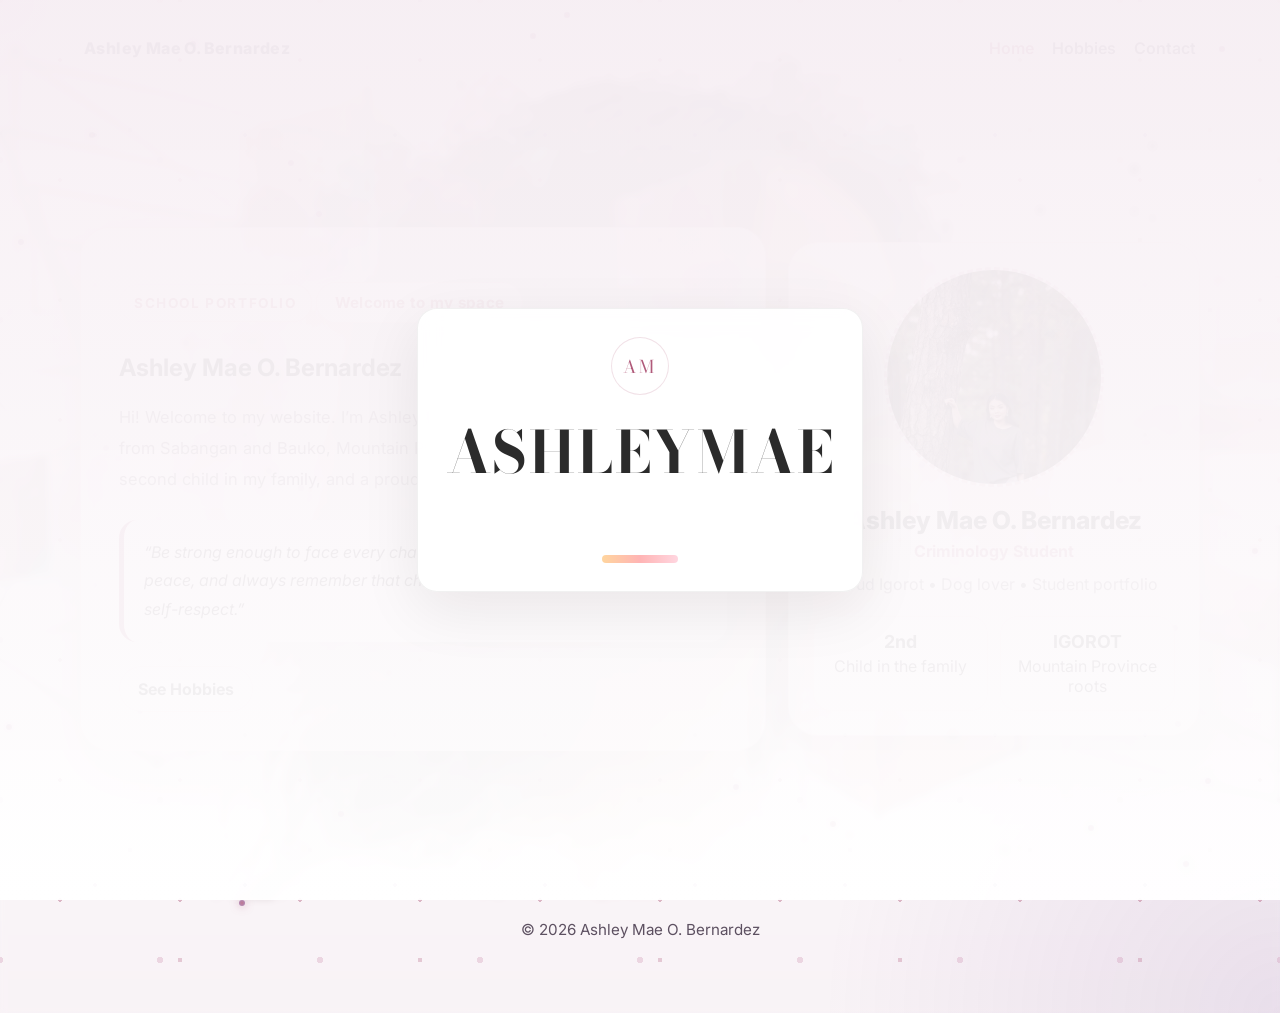
<file: index.html>
<!DOCTYPE html>
<html lang="en">

<head>
    <meta charset="UTF-8" />
    <meta name="viewport" content="width=device-width, initial-scale=1.0" />
    <title>Ashley Mae O. Bernardez | Home</title>
    <link rel="stylesheet" href="style.css" />
    <link href="https://fonts.googleapis.com/css2?family=Bodoni+Moda:wght@400;700&display=swap" rel="stylesheet">
</head>

<body>
    <div id="intro-overlay" aria-hidden="true">
        <div class="intro-content">
            <div class="intro-mark" aria-hidden="true"><div class="mark-text">AM</div></div>
            <div class="intro-logo">ASHLEY MAE</div>
            <div class="intro-sub">Proud Igorot • Criminology Student</div>
            <div class="intro-accent"></div>
        </div>
    </div>
    <div class="backdrop">
        <div class="container">
            <header class="nav">
                <div class="brand">Ashley Mae O. Bernardez</div>
                <div class="nav-links">
                    <a class="active" href="index.html">Home</a>
                    <a href="hobbies.html">Hobbies</a>
                    <a href="contact.html">Contact</a>
                </div>
            </header>

            <main class="hero">
                <section class="panel hero-main">
                    <div class="eyebrow">School Portfolio</div>
                    <div class="intro-veil" aria-hidden="true">Welcome to my space</div>
                    <h1>Ashley Mae O. Bernardez</h1>
                    <p class="subtitle">
                        Hi! Welcome to my website. I’m Ashley Mae O. Bernardez, a proud Igorot from Sabangan and Bauko,
                        Mountain Province.
                        I’m a Criminology student, the second child in my family, and a proud dog lover.
                    </p>
                    <div class="quote">
                        “Be strong enough to face every challenge, wise enough to protect your peace, and always
                        remember that choosing yourself is never selfish — it’s self-respect.”
                    </div>
                    <div class="cta-row">
                        <a class="btn btn-secondary" href="hobbies.html">See Hobbies</a>
                    </div>
                </section>

                <aside class="side">
                    <section class="panel profile-card">
                        <div class="profile-placeholder">
                            <img src="profile.jpg" alt="Ashley Profile Photo">
                        </div>
                        <div class="profile-name">Ashley Mae O. Bernardez</div>
                        <div class="profile-role">Criminology Student</div>
                        <p style="color: var(--muted); line-height:1.7; margin:0;">Proud Igorot • Dog lover • Student
                            portfolio</p>
                        <div class="mini-stats">
                            <div class="stat"><strong>2nd</strong><span>Child in the family</span></div>
                            <div class="stat"><strong>IGOROT</strong><span>Mountain Province roots</span></div>
                        </div>
                    </section>
                </aside>
            </main>

            <div class="footer">© 2026 Ashley Mae O. Bernardez</div>
        </div>
    </div>
</body>

<script>
    // Create interactive particles that scatter on mouse movement
    const backdrop = document.querySelector('.backdrop');
    let mouseX = window.innerWidth / 2;
    let mouseY = window.innerHeight / 2;
    
    const particles = [];

    // Create particle elements
    function createParticles() {
        const particleCount = 30;
        for (let i = 0; i < particleCount; i++) {
            const particle = document.createElement('div');
            particle.className = 'interactive-particle';
            
            const startX = Math.random() * window.innerWidth;
            const startY = Math.random() * window.innerHeight;
            
            particle.style.left = startX + 'px';
            particle.style.top = startY + 'px';
            
            particles.push({
                element: particle,
                x: startX,
                y: startY,
                baseX: startX,
                baseY: startY,
                vx: (Math.random() - 0.5) * 0.5,
                vy: (Math.random() - 0.5) * 0.5,
                offsetX: 0,
                offsetY: 0
            });
            
            backdrop.appendChild(particle);
        }
    }

    // Animate particles with floating and cursor interaction
    function animateParticles() {
        const time = Date.now() * 0.001;
        
        particles.forEach((p) => {
            // Floating animation using sine waves
            const floatX = Math.sin(time * 0.5 + p.x) * 20;
            const floatY = Math.cos(time * 0.3 + p.y) * 20;
            
            p.element.style.left = (p.baseX + floatX + p.offsetX) + 'px';
            p.element.style.top = (p.baseY + floatY + p.offsetY) + 'px';
        });
        
        requestAnimationFrame(animateParticles);
    }

    // Track mouse movement
    document.addEventListener('mousemove', (e) => {
        mouseX = e.clientX;
        mouseY = e.clientY;

        particles.forEach((p) => {
            const rect = p.element.getBoundingClientRect();
            const partX = rect.left + rect.width / 2;
            const partY = rect.top + rect.height / 2;

            const distance = Math.sqrt(Math.pow(mouseX - partX, 2) + Math.pow(mouseY - partY, 2));
            const angle = Math.atan2(partY - mouseY, partX - mouseX);

            if (distance < 200) {
                const force = (200 - distance) / 200;
                p.offsetX = Math.cos(angle) * force * 150;
                p.offsetY = Math.sin(angle) * force * 150;
            } else {
                p.offsetX *= 0.9;
                p.offsetY *= 0.9;
            }
        });
    });

    createParticles();
    animateParticles();

    const introOverlay = document.getElementById('intro-overlay');
    const introLogo = introOverlay?.querySelector('.intro-logo');
    const introSub = introOverlay?.querySelector('.intro-sub');
    const introMark = introOverlay?.querySelector('.intro-mark');

    function animateIntro() {
        if (!introOverlay || !introLogo) return;
        const text = introLogo.textContent.trim();
        introLogo.textContent = '';

        text.split('').forEach((ch, i) => {
            const span = document.createElement('span');
            span.className = 'letter';
            span.textContent = ch;
            span.style.animationDelay = `${i * 70}ms`;
            introLogo.appendChild(span);
        });

        requestAnimationFrame(() => {
            introMark?.classList.add('show');
            const lettersDuration = text.length * 70 + 640;
            const subDelay = Math.max(700, lettersDuration);

            setTimeout(() => {
                if (introSub) {
                    introSub.style.opacity = '1';
                    introSub.style.transform = 'translateY(0)';
                }
            }, subDelay);

            const hideDelay = subDelay + 900;
            const autoHide = setTimeout(hideIntro, hideDelay);
            ['click', 'keydown', 'touchstart'].forEach(evt => {
                document.addEventListener(evt, () => {
                    clearTimeout(autoHide);
                    hideIntro();
                }, { once: true, passive: true });
            });
        });
    }

    function hideIntro() {
        if (!introOverlay) return;
        introOverlay.classList.add('intro-hidden');
        introOverlay.addEventListener('transitionend', () => introOverlay.remove(), { once: true });
    }

    animateIntro();
</script>

</html>
</file>
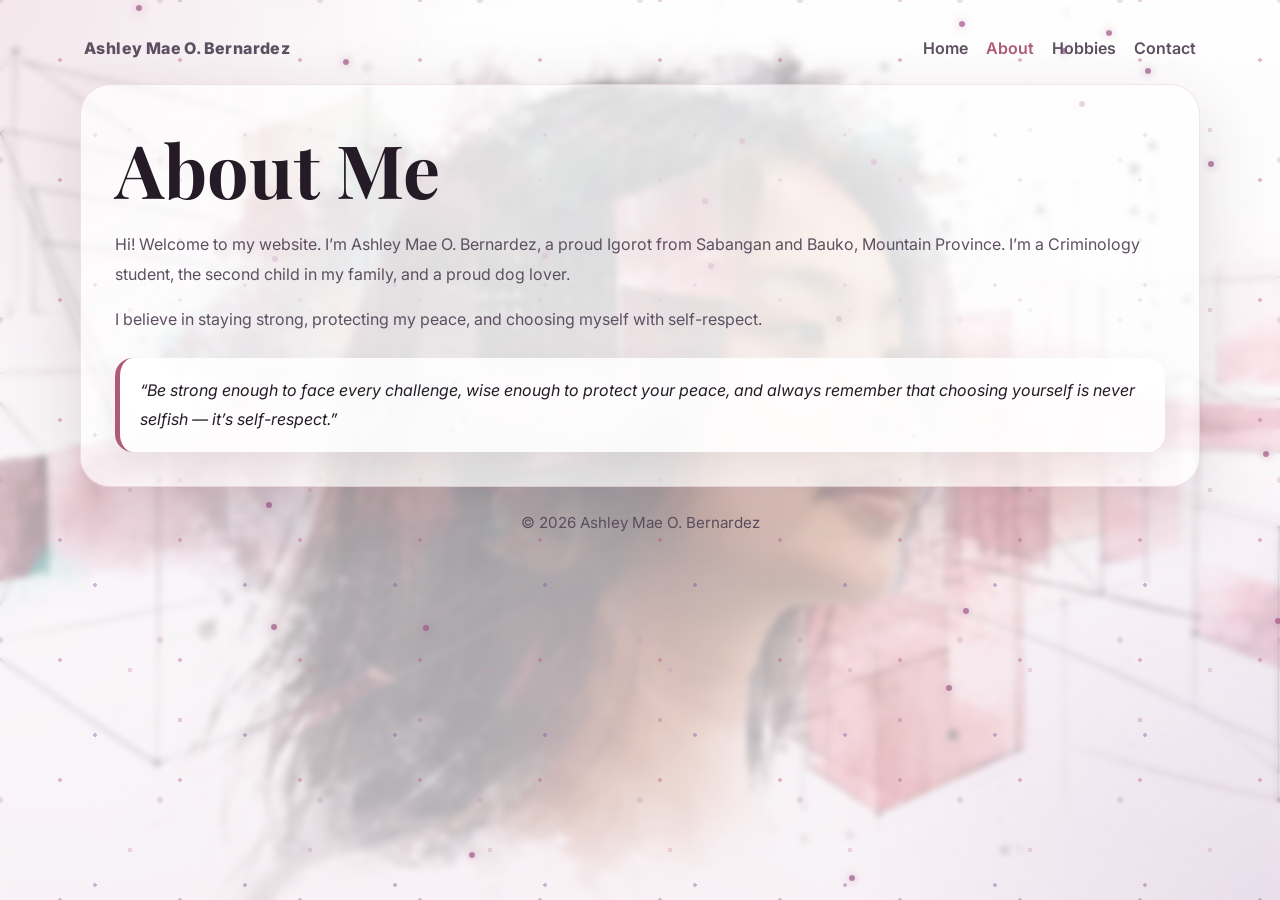
<file: about.html>
<!DOCTYPE html>
<html lang="en">

<head>
    <meta charset="UTF-8" />
    <meta name="viewport" content="width=device-width, initial-scale=1.0" />
    <title>Ashley Mae O. Bernardez | About</title>
    <link rel="stylesheet" href="style.css" />
</head>

<body>
    <div class="backdrop">
        <div class="container">
            <header class="nav">
                <div class="brand">Ashley Mae O. Bernardez</div>
                <div class="nav-links">
                    <a href="index.html">Home</a>
                    <a class="active" href="about.html">About</a>
                    <a href="hobbies.html">Hobbies</a>
                    <a href="contact.html">Contact</a>
                </div>
            </header>

            <section class="panel page">
                <h1>About Me</h1>
                <p>
                    Hi! Welcome to my website. I’m Ashley Mae O. Bernardez, a proud Igorot from Sabangan and Bauko,
                    Mountain Province.
                    I’m a Criminology student, the second child in my family, and a proud dog lover.
                </p>
                <p style="margin-top: 14px;">
                    I believe in staying strong, protecting my peace, and choosing myself with self-respect.
                </p>
                <div class="quote" style="margin-top: 24px;">
                    “Be strong enough to face every challenge, wise enough to protect your peace, and always remember
                    that choosing yourself is never selfish — it’s self-respect.”
                </div>
            </section>

            <div class="footer">© 2026 Ashley Mae O. Bernardez</div>
        </div>
    </div>
</body>

<script>
    // Create interactive particles that scatter on mouse movement
    const backdrop = document.querySelector('.backdrop');
    let mouseX = window.innerWidth / 2;
    let mouseY = window.innerHeight / 2;
    
    const particles = [];

    // Create particle elements
    function createParticles() {
        const particleCount = 30;
        for (let i = 0; i < particleCount; i++) {
            const particle = document.createElement('div');
            particle.className = 'interactive-particle';
            
            const startX = Math.random() * window.innerWidth;
            const startY = Math.random() * window.innerHeight;
            
            particle.style.left = startX + 'px';
            particle.style.top = startY + 'px';
            
            particles.push({
                element: particle,
                x: startX,
                y: startY,
                baseX: startX,
                baseY: startY,
                vx: (Math.random() - 0.5) * 0.5,
                vy: (Math.random() - 0.5) * 0.5,
                offsetX: 0,
                offsetY: 0
            });
            
            backdrop.appendChild(particle);
        }
    }

    // Animate particles with floating and cursor interaction
    function animateParticles() {
        const time = Date.now() * 0.001;
        
        particles.forEach((p) => {
            // Floating animation using sine waves
            const floatX = Math.sin(time * 0.5 + p.x) * 20;
            const floatY = Math.cos(time * 0.3 + p.y) * 20;
            
            p.element.style.left = (p.baseX + floatX + p.offsetX) + 'px';
            p.element.style.top = (p.baseY + floatY + p.offsetY) + 'px';
        });
        
        requestAnimationFrame(animateParticles);
    }

    // Track mouse movement
    document.addEventListener('mousemove', (e) => {
        mouseX = e.clientX;
        mouseY = e.clientY;

        particles.forEach((p) => {
            const rect = p.element.getBoundingClientRect();
            const partX = rect.left + rect.width / 2;
            const partY = rect.top + rect.height / 2;

            const distance = Math.sqrt(Math.pow(mouseX - partX, 2) + Math.pow(mouseY - partY, 2));
            const angle = Math.atan2(partY - mouseY, partX - mouseX);

            if (distance < 200) {
                const force = (200 - distance) / 200;
                p.offsetX = Math.cos(angle) * force * 150;
                p.offsetY = Math.sin(angle) * force * 150;
            } else {
                p.offsetX *= 0.9;
                p.offsetY *= 0.9;
            }
        });
    });

    createParticles();
    animateParticles();
</script>

</html>
</file>
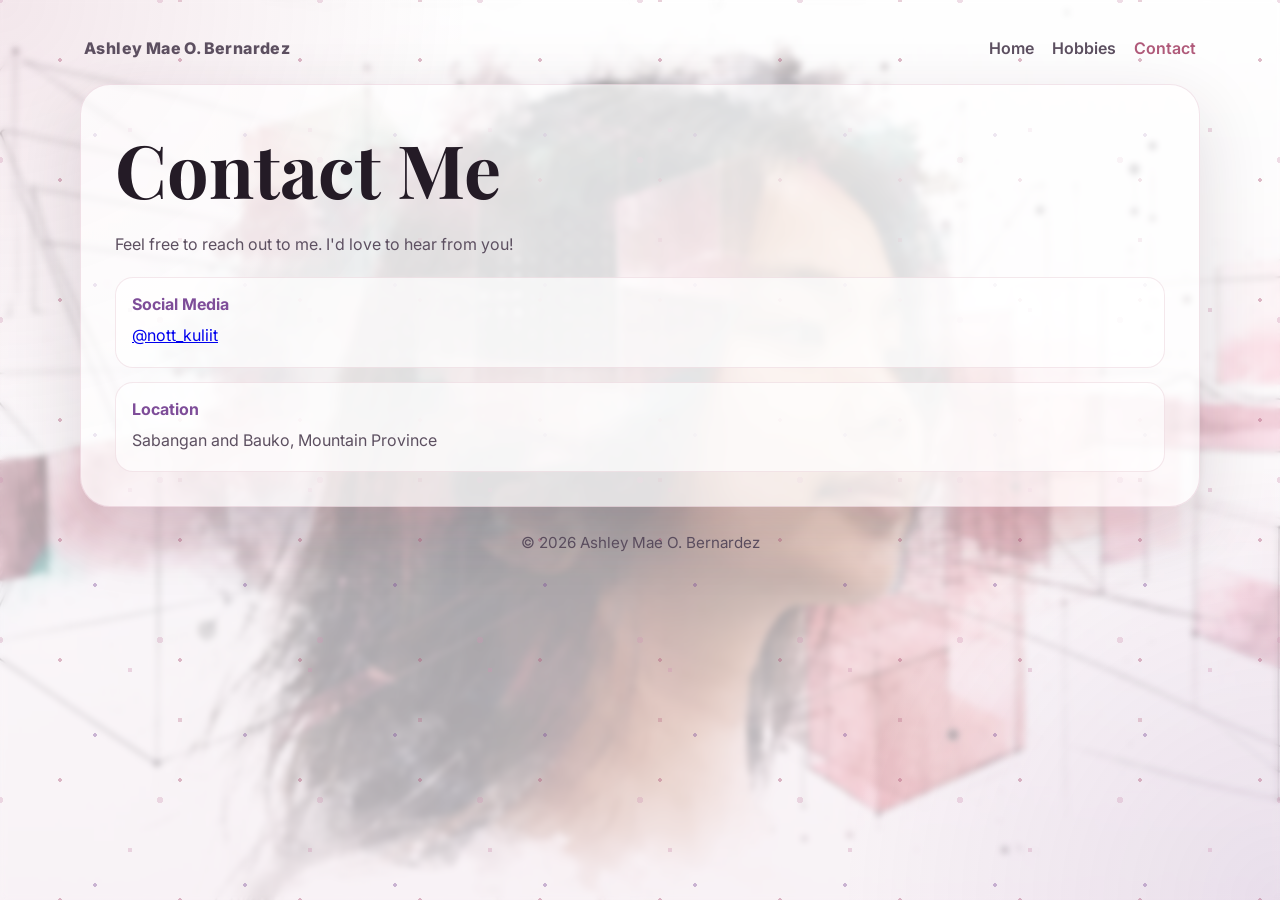
<file: contact.html>
<!DOCTYPE html>
<html lang="en">

<head>
    <meta charset="UTF-8" />
    <meta name="viewport" content="width=device-width, initial-scale=1.0" />
    <title>Ashley Mae O. Bernardez | Contact</title>
    <link rel="stylesheet" href="style.css" />
</head>

<body>
    <div class="backdrop">
        <div class="container">
            <header class="nav">
                <div class="brand">Ashley Mae O. Bernardez</div>
                <div class="nav-links">
                    <a href="index.html">Home</a>
                    <a href="hobbies.html">Hobbies</a>
                    <a class="active" href="contact.html">Contact</a>
                </div>
            </header>

            <section class="panel page">
                <h1>Contact Me</h1>
                <p>
                    Feel free to reach out to me. I'd love to hear from you!
                </p>

                <div class="contact-list">
                    <div class="contact-item">
                        <strong>Social Media</strong>
                        <p style="color: var(--muted); margin: 4px 0 0;">
                            <a href="https://www.instagram.com/nott_kuliit" target="_blank" rel="noopener noreferrer">@nott_kuliit</a>
                        </p>
                    </div>
                    <div class="contact-item">
                        <strong>Location</strong>
                        <p style="color: var(--muted); margin: 4px 0 0;">Sabangan and Bauko, Mountain Province</p>
                    </div>
                </div>
            </section>

            <div class="footer">© 2026 Ashley Mae O. Bernardez</div>
        </div>
    </div>
</body>
</html>
</file>
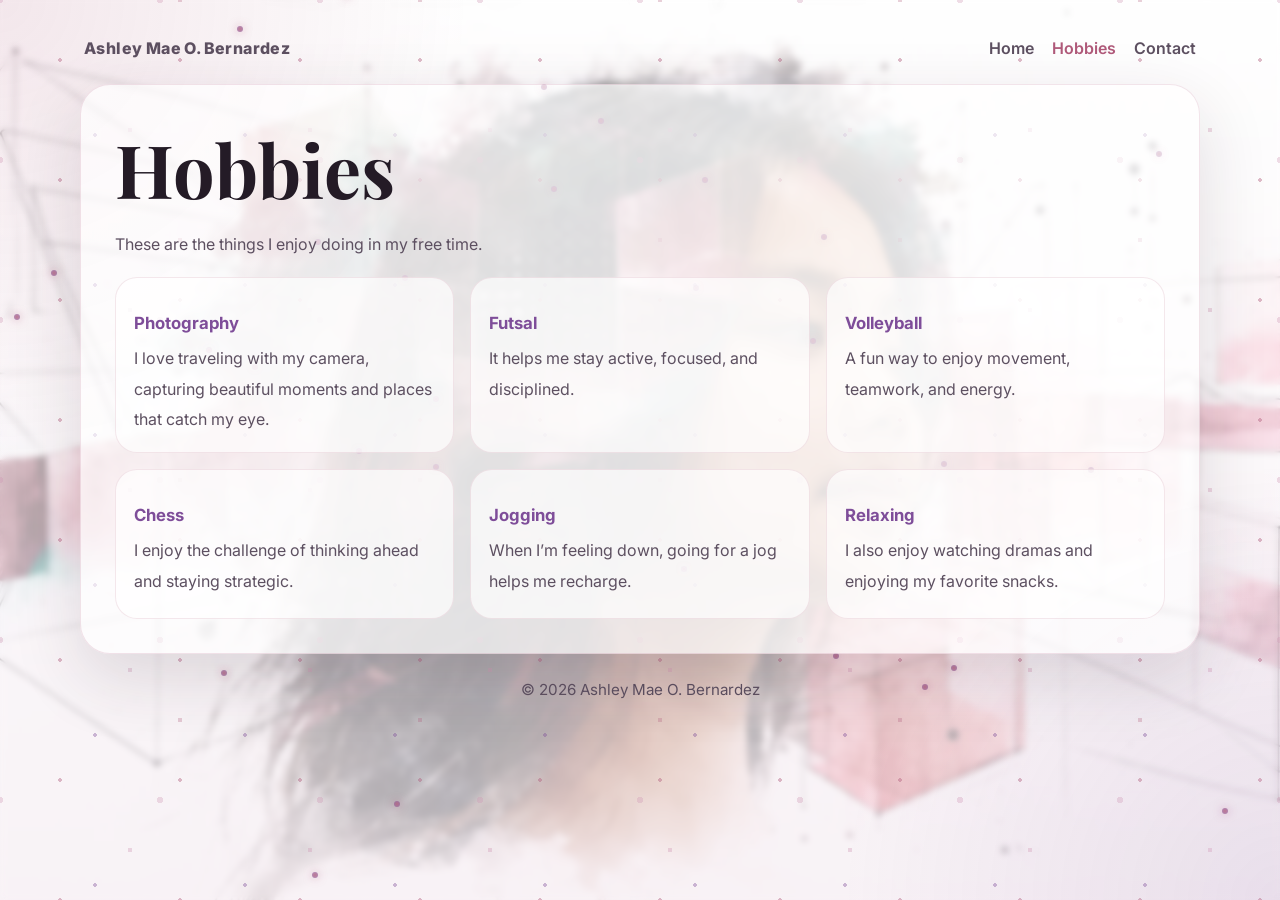
<file: hobbies.html>
<!DOCTYPE html>
<html lang="en">

<head>
    <meta charset="UTF-8" />
    <meta name="viewport" content="width=device-width, initial-scale=1.0" />
    <title>Ashley Mae O. Bernardez | Hobbies</title>
    <link rel="stylesheet" href="style.css" />
</head>

<body>
    <div class="backdrop">
        <div class="container">
            <header class="nav">
                <div class="brand">Ashley Mae O. Bernardez</div>
                <div class="nav-links">
                    <a href="index.html">Home</a>
                    <a class="active" href="hobbies.html">Hobbies</a>
                    <a href="contact.html">Contact</a>
                </div>
            </header>

            <section class="panel page">
                <h1>Hobbies</h1>
                <p>
                    These are the things I enjoy doing in my free time.
                </p>

                <div class="grid">
                    <article class="card">
                        <h3>Photography</h3>
                        <p>I love traveling with my camera, capturing beautiful moments and places that catch my eye.
                        </p>
                    </article>
                    <article class="card">
                        <h3>Futsal</h3>
                        <p>It helps me stay active, focused, and disciplined.</p>
                    </article>
                    <article class="card">
                        <h3>Volleyball</h3>
                        <p>A fun way to enjoy movement, teamwork, and energy.</p>
                    </article>
                    <article class="card">
                        <h3>Chess</h3>
                        <p>I enjoy the challenge of thinking ahead and staying strategic.</p>
                    </article>
                    <article class="card">
                        <h3>Jogging</h3>
                        <p>When I’m feeling down, going for a jog helps me recharge.</p>
                    </article>
                    <article class="card">
                        <h3>Relaxing</h3>
                        <p>I also enjoy watching dramas and enjoying my favorite snacks.</p>
                    </article>
                </div>
            </section>

            <div class="footer">© 2026 Ashley Mae O. Bernardez</div>
        </div>
    </div>
</body>

<script>
    // Create interactive particles that scatter on mouse movement
    const backdrop = document.querySelector('.backdrop');
    let mouseX = window.innerWidth / 2;
    let mouseY = window.innerHeight / 2;
    
    const particles = [];

    // Create particle elements
    function createParticles() {
        const particleCount = 30;
        for (let i = 0; i < particleCount; i++) {
            const particle = document.createElement('div');
            particle.className = 'interactive-particle';
            
            const startX = Math.random() * window.innerWidth;
            const startY = Math.random() * window.innerHeight;
            
            particle.style.left = startX + 'px';
            particle.style.top = startY + 'px';
            
            particles.push({
                element: particle,
                x: startX,
                y: startY,
                baseX: startX,
                baseY: startY,
                vx: (Math.random() - 0.5) * 0.5,
                vy: (Math.random() - 0.5) * 0.5,
                offsetX: 0,
                offsetY: 0
            });
            
            backdrop.appendChild(particle);
        }
    }

    // Animate particles with floating and cursor interaction
    function animateParticles() {
        const time = Date.now() * 0.001;
        
        particles.forEach((p) => {
            // Floating animation using sine waves
            const floatX = Math.sin(time * 0.5 + p.x) * 20;
            const floatY = Math.cos(time * 0.3 + p.y) * 20;
            
            p.element.style.left = (p.baseX + floatX + p.offsetX) + 'px';
            p.element.style.top = (p.baseY + floatY + p.offsetY) + 'px';
        });
        
        requestAnimationFrame(animateParticles);
    }

    // Track mouse movement
    document.addEventListener('mousemove', (e) => {
        mouseX = e.clientX;
        mouseY = e.clientY;

        particles.forEach((p) => {
            const rect = p.element.getBoundingClientRect();
            const partX = rect.left + rect.width / 2;
            const partY = rect.top + rect.height / 2;

            const distance = Math.sqrt(Math.pow(mouseX - partX, 2) + Math.pow(mouseY - partY, 2));
            const angle = Math.atan2(partY - mouseY, partX - mouseX);

            if (distance < 200) {
                const force = (200 - distance) / 200;
                p.offsetX = Math.cos(angle) * force * 150;
                p.offsetY = Math.sin(angle) * force * 150;
            } else {
                p.offsetX *= 0.9;
                p.offsetY *= 0.9;
            }
        });
    });

    createParticles();
    animateParticles();
</script>

</html>
</file>
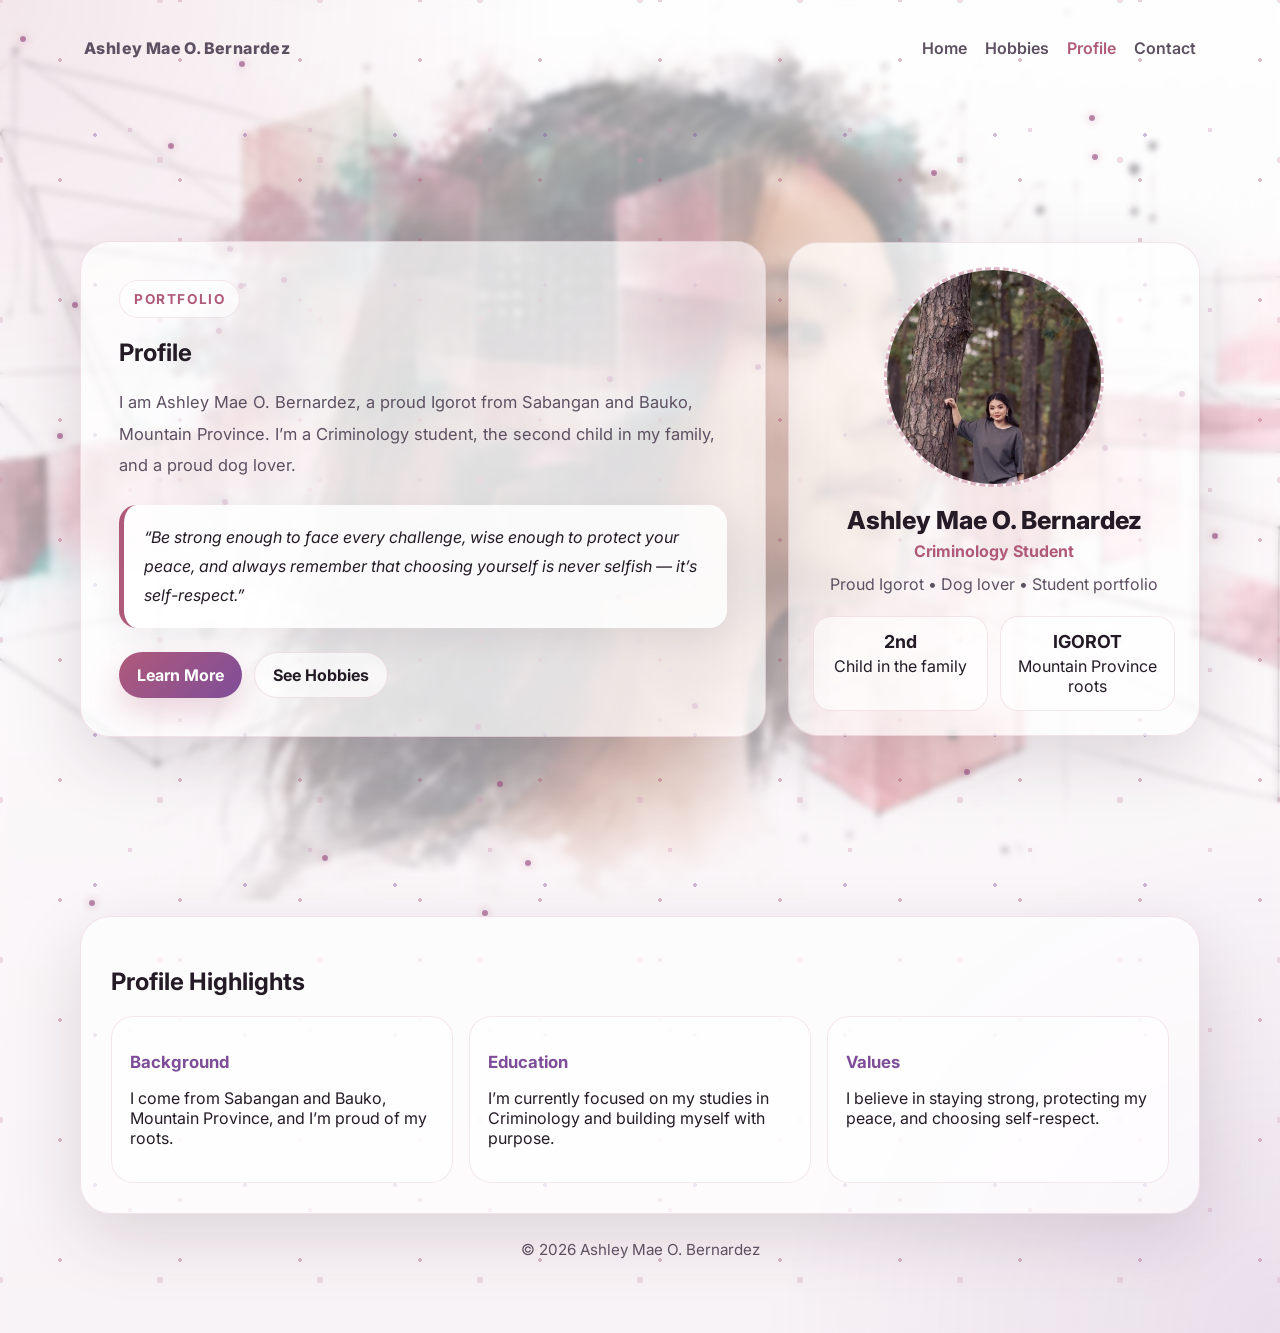
<file: profile.html>
<!DOCTYPE html>
<html lang="en">

<head>
    <meta charset="UTF-8" />
    <meta name="viewport" content="width=device-width, initial-scale=1.0" />
    <title>Ashley Mae O. Bernardez | Profile</title>
    <link rel="stylesheet" href="style.css" />
</head>

<body>
    <div class="backdrop">
        <div class="container">
            <header class="nav">
                <div class="brand">Ashley Mae O. Bernardez</div>
                <div class="nav-links">
                    <a href="index.html">Home</a>
                    <a href="hobbies.html">Hobbies</a>
                    <a class="active" href="profile.html">Profile</a>
                    <a href="contact.html">Contact</a>
                </div>
            </header>

            <main class="hero">
                <section class="panel hero-main">
                    <div class="eyebrow">Portfolio</div>
                    <h1>Profile</h1>
                    <p class="subtitle">
                        I am Ashley Mae O. Bernardez, a proud Igorot from Sabangan and Bauko, Mountain Province.
                        I’m a Criminology student, the second child in my family, and a proud dog lover.
                    </p>
                    <div class="quote">
                        “Be strong enough to face every challenge, wise enough to protect your peace, and always
                        remember that choosing yourself is never selfish — it’s self-respect.”
                    </div>
                    <div class="cta-row">
                        <a class="btn btn-primary" href="about.html">Learn More</a>
                        <a class="btn btn-secondary" href="hobbies.html">See Hobbies</a>
                    </div>
                </section>

                <aside class="side">
                    <section class="panel profile-card">
                        <div class="profile-placeholder">
                            <img src="profile.jpg" alt="Ashley Profile Photo">
                        </div>
                        <div class="profile-name">Ashley Mae O. Bernardez</div>
                        <div class="profile-role">Criminology Student</div>
                        <p style="color: var(--muted); line-height:1.7; margin:0;">Proud Igorot • Dog lover • Student portfolio</p>
                        <div class="mini-stats">
                            <div class="stat"><strong>2nd</strong><span>Child in the family</span></div>
                            <div class="stat"><strong>IGOROT</strong><span>Mountain Province roots</span></div>
                        </div>
                    </section>
                </aside>
            </main>

            <section class="panel section">
                <h2>Profile Highlights</h2>
                <div class="grid">
                    <article class="card">
                        <h3>Background</h3>
                        <p>I come from Sabangan and Bauko, Mountain Province, and I’m proud of my roots.</p>
                    </article>
                    <article class="card">
                        <h3>Education</h3>
                        <p>I’m currently focused on my studies in Criminology and building myself with purpose.</p>
                    </article>
                    <article class="card">
                        <h3>Values</h3>
                        <p>I believe in staying strong, protecting my peace, and choosing self-respect.</p>
                    </article>
                </div>
            </section>

            <div class="footer">© 2026 Ashley Mae O. Bernardez</div>
        </div>
    </div>
</body>

<script>
    // Create interactive particles that scatter on mouse movement
    const backdrop = document.querySelector('.backdrop');
    let mouseX = window.innerWidth / 2;
    let mouseY = window.innerHeight / 2;
    
    const particles = [];

    // Create particle elements
    function createParticles() {
        const particleCount = 30;
        for (let i = 0; i < particleCount; i++) {
            const particle = document.createElement('div');
            particle.className = 'interactive-particle';
            
            const startX = Math.random() * window.innerWidth;
            const startY = Math.random() * window.innerHeight;
            
            particle.style.left = startX + 'px';
            particle.style.top = startY + 'px';
            
            particles.push({
                element: particle,
                x: startX,
                y: startY,
                baseX: startX,
                baseY: startY,
                vx: (Math.random() - 0.5) * 0.5,
                vy: (Math.random() - 0.5) * 0.5,
                offsetX: 0,
                offsetY: 0
            });
            
            backdrop.appendChild(particle);
        }
    }

    // Animate particles with floating and cursor interaction
    function animateParticles() {
        const time = Date.now() * 0.001;
        
        particles.forEach((p) => {
            // Floating animation using sine waves
            const floatX = Math.sin(time * 0.5 + p.x) * 20;
            const floatY = Math.cos(time * 0.3 + p.y) * 20;
            
            p.element.style.left = (p.baseX + floatX + p.offsetX) + 'px';
            p.element.style.top = (p.baseY + floatY + p.offsetY) + 'px';
        });
        
        requestAnimationFrame(animateParticles);
    }

    // Track mouse movement
    document.addEventListener('mousemove', (e) => {
        mouseX = e.clientX;
        mouseY = e.clientY;

        particles.forEach((p) => {
            const rect = p.element.getBoundingClientRect();
            const partX = rect.left + rect.width / 2;
            const partY = rect.top + rect.height / 2;

            const distance = Math.sqrt(Math.pow(mouseX - partX, 2) + Math.pow(mouseY - partY, 2));
            const angle = Math.atan2(partY - mouseY, partX - mouseX);

            if (distance < 200) {
                const force = (200 - distance) / 200;
                p.offsetX = Math.cos(angle) * force * 150;
                p.offsetY = Math.sin(angle) * force * 150;
            } else {
                p.offsetX *= 0.9;
                p.offsetY *= 0.9;
            }
        });
    });

    createParticles();
    animateParticles();
</script>

</html>
</file>
<file: style.css>
@import url('https://fonts.googleapis.com/css2?family=Inter:wght@400;500;600;700;800&family=Playfair+Display:wght@600;700&display=swap');

:root {
    --bg: #f6eef3;
    --panel: rgba(255, 255, 255, 0.66);
    --panel-strong: rgba(255, 255, 255, 0.84);
    --text: #241b26;
    --muted: #5d5061;
    --accent: #b05a7a;
    --accent-2: #7e4d99;
    --line: rgba(176, 90, 122, 0.16);
    --shadow: 0 24px 70px rgba(52, 30, 45, 0.14);
}

* {
    box-sizing: border-box;
}

html {
    scroll-behavior: smooth;
}

body {
    margin: 0;
    font-family: Inter, Arial, sans-serif;
    color: var(--text);
    background:
        linear-gradient(180deg, rgba(255, 255, 255, 0.52), rgba(246, 238, 243, 0.72)),
        url("image.jpg") center/cover fixed no-repeat;
    overflow-x: hidden;
}

#intro-overlay {
    position: fixed;
    inset: 0;
    display: flex;
    align-items: center;
    justify-content: center;
    background: linear-gradient(180deg, rgba(246, 238, 243, 0.96), rgba(255, 255, 255, 0.95));
    z-index: 9999;
    pointer-events: auto;
    transition: opacity 520ms cubic-bezier(.2,.9,.2,1), transform 520ms cubic-bezier(.2,.9,.2,1);
    opacity: 1;
    -webkit-font-smoothing: antialiased;
}

#intro-overlay.intro-hidden {
    opacity: 0;
    transform: scale(0.996) translateY(6px);
    pointer-events: none;
}

.intro-content {
    position: relative;
    display: flex;
    flex-direction: column;
    align-items: center;
    text-align: center;
    color: #2b2b2b;
    z-index: 1;
    padding: clamp(18px, 3vw, 28px);
    gap: 14px;
    border-radius: 20px;
    background: rgba(255,255,255,0.92);
    border: 1px solid rgba(20,20,20,0.06);
    box-shadow: 0 18px 60px rgba(30,18,12,0.08);
    backdrop-filter: blur(10px);
}

.intro-mark {
    display: inline-flex;
    align-items: center;
    justify-content: center;
    margin-bottom: 14px;
    width: 58px;
    height: 58px;
    border-radius: 50%;
    background: rgba(255,255,255,0.88);
    border: 1px solid rgba(176,90,122,0.18);
    box-shadow: inset 0 0 0 1px rgba(255,255,255,0.4);
    opacity: 0;
    transform: scale(0.92);
}

.intro-mark.show {
    animation: markIn 540ms ease forwards;
}

.intro-mark .mark-text {
    font-family: 'Bodoni Moda', serif;
    font-size: 1.1rem;
    color: #b05a7a;
    letter-spacing: 0.15em;
}

.intro-logo {
    font-family: 'Bodoni Moda', serif;
    font-size: clamp(32px, 6vw, 58px);
    letter-spacing: 0.03em;
    font-weight: 700;
    display: inline-block;
    line-height: 1;
    text-shadow: 0 1px 0 rgba(255,255,255,0.7);
}

.intro-logo .letter {
    display: inline-block;
    opacity: 0;
    transform: translateY(14px) rotateX(6deg) scale(0.98);
    animation: letterIn 620ms cubic-bezier(.2,.9,.2,1) forwards;
}

.intro-sub {
    margin-top: 10px;
    color: rgba(43,43,43,0.78);
    font-size: clamp(13px, 2.2vw, 16px);
    opacity: 0;
    transform: translateY(8px);
}

.intro-accent {
    width: 76px;
    height: 8px;
    margin: 16px auto 0;
    border-radius: 999px;
    background: linear-gradient(90deg, #ffd59e 0%, #ffb4b4 50%, #ffd6e0 100%);
    position: relative;
    overflow: hidden;
}

.intro-accent::after {
    content: '';
    position: absolute;
    inset: 0;
    background: linear-gradient(90deg, rgba(255,255,255,0.7) 0%, rgba(255,255,255,0) 50%, rgba(255,255,255,0.7) 100%);
    transform: translateX(-110%);
    animation: shimmer 1400ms linear 260ms forwards;
}

@keyframes letterIn { to { opacity: 1; transform: translateY(0) rotateX(0) scale(1); } }
@keyframes markIn { to { opacity: 1; transform: scale(1); } }
@keyframes shimmer { to { transform: translateX(110%); } }

.backdrop {
    min-height: 100vh;
    background:
        radial-gradient(circle at top left, rgba(176, 90, 122, 0.14), transparent 30%),
        radial-gradient(circle at bottom right, rgba(126, 77, 153, 0.12), transparent 28%);
    backdrop-filter: blur(3px);
    position: relative;
    overflow: hidden;
}

.backdrop::before,
.backdrop::after {
    content: '';
    position: absolute;
    width: 100%;
    height: 100%;
    top: 0;
    left: 0;
    pointer-events: none;
}

.backdrop::before {
    background-image: 
        radial-gradient(circle, rgba(176, 90, 122, 0.4) 2px, transparent 2px),
        radial-gradient(circle, rgba(207, 150, 180, 0.35) 2.5px, transparent 2.5px),
        radial-gradient(circle, rgba(126, 77, 153, 0.38) 2px, transparent 2px);
    background-size: 
        120px 120px,
        180px 180px,
        150px 150px;
    background-position: 
        0 0,
        40px 40px,
        20px 60px;
    animation: drift 20s linear infinite;
    z-index: 1;
}

.backdrop::after {
    background-image: 
        radial-gradient(circle, rgba(207, 150, 180, 0.32) 3px, transparent 3px),
        radial-gradient(circle, rgba(176, 90, 122, 0.28) 2.5px, transparent 2.5px);
    background-size: 
        160px 160px,
        240px 240px;
    background-position: 
        80px 80px,
        60px 120px;
    animation: drift 25s linear infinite reverse;
    z-index: 1;
}

@keyframes drift {
    0% {
        transform: translateX(0) translateY(0);
    }
    50% {
        transform: translateX(30px) translateY(-20px);
    }
    100% {
        transform: translateX(0) translateY(0);
    }
}

.container {
    width: min(1120px, calc(100% - 32px));
    margin: 0 auto;
    position: relative;
    z-index: 2;
    padding: 28px 0 64px;
}

.nav {
    display: flex;
    justify-content: space-between;
    align-items: center;
    padding: 10px 4px 26px;
    color: var(--muted);
}

.brand {
    font-weight: 800;
    letter-spacing: 0.4px;
}

.nav-links {
    display: flex;
    flex-wrap: wrap;
    gap: 18px;
}

.nav a {
    color: var(--muted);
    text-decoration: none;
    font-weight: 600;
}

.nav a:hover,
.nav a.active {
    color: var(--accent);
}

.panel {
    background: var(--panel);
    border: 1px solid var(--line);
    border-radius: 30px;
    box-shadow: var(--shadow);
}

.page {
    padding: 34px;
    animation: fadeUp 0.8s ease both;
}

.page h1,
.page h2 {
    font-family: 'Playfair Display', serif;
    margin: 0;
}

.page h1 {
    font-size: clamp(2.5rem, 6vw, 4.6rem);
    margin-bottom: 12px;
}

.page h2 {
    font-size: clamp(1.7rem, 3vw, 2.4rem);
    margin-bottom: 12px;
}

.page p {
    color: var(--muted);
    line-height: 1.9;
    margin: 0;
}

.hero {
    display: grid;
    grid-template-columns: 1.25fr 0.75fr;
    gap: 22px;
    align-items: center;
    min-height: calc(100vh - 90px);
}

.hero-main {
    padding: 38px;
    position: relative;
    overflow: hidden;
}

.hero-main::before {
    content: '';
    position: absolute;
    inset: -40px -40px auto auto;
    width: 200px;
    height: 200px;
    background: radial-gradient(circle, rgba(176, 90, 122, 0.18), transparent 68%);
    pointer-events: none;
}

.eyebrow {
    display: inline-flex;
    gap: 10px;
    align-items: center;
    padding: 10px 14px;
    border-radius: 999px;
    background: rgba(255, 255, 255, 0.62);
    color: var(--accent);
    font-size: 0.85rem;
    font-weight: 700;
    letter-spacing: 1.6px;
    text-transform: uppercase;
    border: 1px solid rgba(176, 90, 122, 0.14);
}

.intro-veil {
    margin: 16px 0 10px;
    display: inline-flex;
    align-items: center;
    justify-content: center;
    white-space: nowrap;
    padding: 10px 18px;
    border-radius: 999px;
    background: linear-gradient(135deg, rgba(255,255,255,0.92), rgba(250,236,244,0.85));
    border: 1px solid rgba(176, 90, 122, 0.16);
    color: var(--accent);
    font-size: 0.95rem;
    font-weight: 700;
    letter-spacing: 0.02em;
    text-transform: none;
    box-shadow: 0 14px 30px rgba(68, 38, 56, 0.05);
    opacity: 0;
    transform: translateY(18px);
    animation: introReveal 1.2s cubic-bezier(0.22, 1, 0.36, 1) forwards 0.2s;
}

@keyframes introReveal {
    0% {
        opacity: 0;
        transform: translateY(18px);
    }
    100% {
        opacity: 1;
        transform: translateY(0);
    }
}

.subtitle {
    font-size: 1.03rem;
    line-height: 1.9;
    color: var(--muted);
    max-width: 65ch;
    margin-top: 18px;
}

.quote {
    margin-top: 24px;
    padding: 18px 20px;
    background: var(--panel-strong);
    border-left: 5px solid var(--accent);
    border-radius: 18px;
    line-height: 1.8;
    font-style: italic;
    box-shadow: 0 12px 30px rgba(68, 38, 56, 0.08);
}

.cta-row {
    display: flex;
    flex-wrap: wrap;
    gap: 12px;
    margin-top: 24px;
}

.btn {
    display: inline-flex;
    align-items: center;
    justify-content: center;
    padding: 12px 18px;
    border-radius: 999px;
    text-decoration: none;
    font-weight: 700;
    transition: transform 0.25s ease, box-shadow 0.25s ease, background 0.25s ease;
}

.btn-primary {
    background: linear-gradient(135deg, var(--accent), var(--accent-2));
    color: white;
    box-shadow: 0 14px 32px rgba(176, 90, 122, 0.26);
}

.btn-secondary {
    background: rgba(255, 255, 255, 0.65);
    color: var(--text);
    border: 1px solid rgba(176, 90, 122, 0.16);
}

.btn:hover {
    transform: translateY(-2px);
}

.side {
    display: grid;
    gap: 18px;
}

.profile-card {
    padding: 24px;
    text-align: center;
}

.profile-placeholder {
    width: 220px;
    height: 220px;
    margin: 0 auto 18px;
    border-radius: 50%;
    border: 3px dashed rgba(176, 90, 122, 0.42);
    display: grid;
    place-items: center;
    background: rgba(255, 255, 255, 0.62);
    overflow: hidden;
}

.profile-placeholder img {
    width: 100%;
    height: 100%;
    object-fit: cover;
    display: block;
}

.profile-name {
    font-size: 1.55rem;
    font-weight: 800;
    margin-bottom: 6px;
}

.profile-role {
    color: var(--accent);
    font-weight: 700;
    margin-bottom: 10px;
}

.mini-stats {
    display: grid;
    grid-template-columns: repeat(2, 1fr);
    gap: 12px;
    margin-top: 18px;
}

.stat {
    background: rgba(255, 255, 255, 0.62);
    border: 1px solid rgba(176, 90, 122, 0.14);
    border-radius: 18px;
    padding: 14px;
}

.stat strong {
    display: block;
    font-size: 1.12rem;
    margin-bottom: 4px;
}

.section {
    margin-top: 22px;
    padding: 30px;
}

.grid {
    display: grid;
    grid-template-columns: repeat(3, minmax(0, 1fr));
    gap: 16px;
    margin-top: 18px;
}

.card {
    background: rgba(255, 255, 255, 0.68);
    border-radius: 22px;
    padding: 18px;
    border: 1px solid rgba(176, 90, 122, 0.14);
    min-height: 150px;
    transition: transform 0.25s ease, box-shadow 0.25s ease;
}

.card:hover {
    transform: translateY(-4px);
    box-shadow: 0 18px 28px rgba(58, 34, 49, 0.08);
}

.card h3 {
    margin-bottom: 10px;
    color: var(--accent-2);
    font-size: 1.05rem;
}

.footer {
    text-align: center;
    color: var(--muted);
    padding: 26px 0 10px;
    font-size: 0.95rem;
}

.contact-list {
    display: grid;
    gap: 14px;
    margin-top: 18px;
}

.contact-item {
    background: rgba(255, 255, 255, 0.68);
    border-radius: 18px;
    padding: 16px;
    border: 1px solid rgba(176, 90, 122, 0.14);
}

.contact-item strong {
    display: block;
    margin-bottom: 6px;
    color: var(--accent-2);
}

.interactive-particle {
    position: fixed;
    width: 6px;
    height: 6px;
    border-radius: 50%;
    background: radial-gradient(circle, rgba(176, 90, 122, 0.8), rgba(126, 77, 153, 0.6));
    pointer-events: none;
    z-index: 1;
    box-shadow: 0 0 8px rgba(176, 90, 122, 0.5);
}

@keyframes fadeUp {
    from {
        opacity: 0;
        transform: translateY(18px);
    }

    to {
        opacity: 1;
        transform: translateY(0);
    }
}

@keyframes introReveal {
    0% {
        opacity: 0;
        transform: translateY(18px);
    }
    100% {
        opacity: 1;
        transform: translateY(0);
    }
}

@keyframes introWord {
    0% {
        opacity: 0;
        transform: translateY(12px) scale(0.96);
    }
    100% {
        opacity: 1;
        transform: translateY(0) scale(1);
    }
}

@keyframes introFloat {
    0%,
    100% {
        transform: translateY(0);
    }
    50% {
        transform: translateY(-3px);
    }
}

@media (max-width: 920px) {
    .hero {
        grid-template-columns: 1fr;
        min-height: auto;
        padding-top: 18px;
    }

    .grid {
        grid-template-columns: repeat(2, minmax(0, 1fr));
    }

    .hero-main {
        order: 2;
    }

    .side {
        order: 1;
    }
}

@media (max-width: 640px) {
    .container {
        width: min(100% - 20px, 1120px);
    }

    .nav {
        flex-direction: column;
        gap: 10px;
        align-items: flex-start;
    }

    .nav-links {
        gap: 14px;
    }

    .page,
    .hero-main,
    .section,
    .profile-card {
        padding: 22px;
    }

    .profile-placeholder {
        width: 180px;
        height: 180px;
    }

    .grid {
        grid-template-columns: 1fr;
    }

    .mini-stats {
        grid-template-columns: 1fr 1fr;
    }
}
</file>
